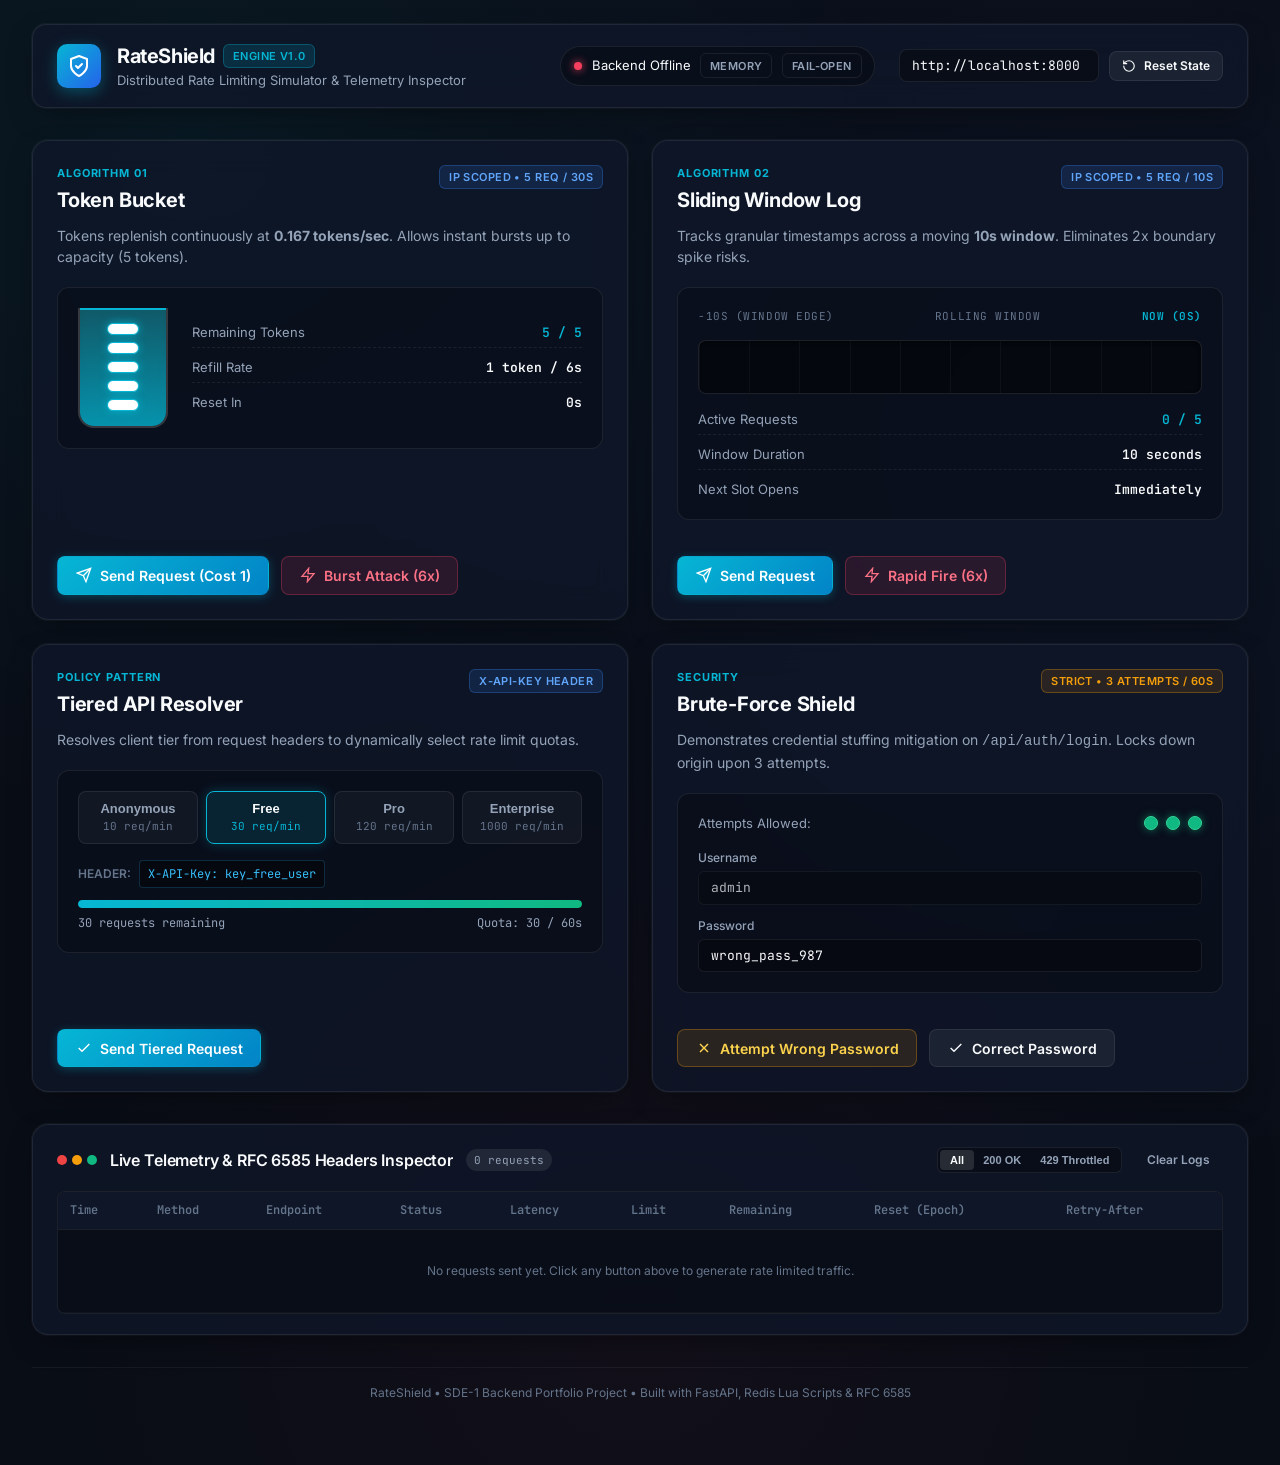
<file: frontend/index.html>
<!DOCTYPE html>
<html lang="en">
<head>
  <meta charset="UTF-8" />
  <meta name="viewport" content="width=device-width, initial-scale=1.0" />
  <title>RateShield | High-Performance Rate Limiter Visualizer</title>
  <meta name="description" content="Interactive visual dashboard demonstrating Token Bucket, Sliding Window, Redis Lua scripts, and RFC 6585 compliance in FastAPI." />
  
  <!-- Modern Typography -->
  <link rel="preconnect" href="https://fonts.googleapis.com" />
  <link rel="preconnect" href="https://fonts.gstatic.com" crossorigin />
  <link href="https://fonts.googleapis.com/css2?family=Inter:wght@300;400;500;600;700&family=JetBrains+Mono:wght@400;500;600&display=swap" rel="stylesheet" />
  
  <link rel="stylesheet" href="css/main.css" />
  <link rel="stylesheet" href="css/components.css" />
</head>
<body>
  <div class="app-container">
    
    <!-- Top Header -->
    <header class="top-nav">
      <div class="brand">
        <div class="brand-logo">
          <svg width="24" height="24" viewBox="0 0 24 24" fill="none" stroke="currentColor" stroke-width="2" stroke-linecap="round" stroke-linejoin="round">
            <path d="M12 22s8-4 8-10V5l-8-3-8 3v7c0 6 8 10 8 10z"/>
            <path d="m9 12 2 2 4-4"/>
          </svg>
        </div>
        <div>
          <h1 class="brand-title">RateShield <span class="badge badge-accent">Engine v1.0</span></h1>
          <p class="brand-subtitle">Distributed Rate Limiting Simulator & Telemetry Inspector</p>
        </div>
      </div>

      <div class="nav-controls">
        <div class="system-status" id="system-status">
          <span class="status-indicator status-connecting" id="health-indicator"></span>
          <span class="status-text" id="health-text">Connecting to backend...</span>
          <span class="badge badge-outline" id="storage-badge">Memory</span>
          <span class="badge badge-outline" id="failopen-badge">Fail-Open</span>
        </div>

        <div class="api-config">
          <input type="text" id="backend-url" value="http://localhost:8000" class="input-url" title="Backend API Base URL" />
          <button id="btn-reset-demo" class="btn btn-secondary btn-sm" title="Clear all rate limit state in backend">
            <svg width="14" height="14" viewBox="0 0 24 24" fill="none" stroke="currentColor" stroke-width="2" stroke-linecap="round" stroke-linejoin="round"><path d="M3 12a9 9 0 1 0 9-9 9.75 9.75 0 0 0-6.74 2.74L3 8"/><path d="M3 3v5h5"/></svg>
            Reset State
          </button>
        </div>
      </div>
    </header>

    <!-- Main Visualizer Grid -->
    <main class="dashboard-grid">

      <!-- Card 1: Token Bucket -->
      <section class="card visualizer-card" id="card-token-bucket">
        <div class="card-header">
          <div class="card-title-group">
            <span class="card-pill">Algorithm 01</span>
            <h2>Token Bucket</h2>
          </div>
          <span class="badge badge-info">IP Scoped • 5 req / 30s</span>
        </div>
        <p class="card-description">
          Tokens replenish continuously at <strong>0.167 tokens/sec</strong>. Allows instant bursts up to capacity (5 tokens).
        </p>

        <!-- Visual Representation -->
        <div class="bucket-visualizer-container">
          <div class="bucket-reservoir">
            <div class="bucket-liquid" id="tb-liquid" style="height: 100%;"></div>
            <div class="bucket-tokens-grid" id="tb-tokens-grid">
              <span class="token active"></span>
              <span class="token active"></span>
              <span class="token active"></span>
              <span class="token active"></span>
              <span class="token active"></span>
            </div>
            <div class="bucket-overlay-lock" id="tb-lock-overlay">
              <svg width="32" height="32" viewBox="0 0 24 24" fill="none" stroke="currentColor" stroke-width="2"><rect width="18" height="11" x="3" y="11" rx="2" ry="2"/><path d="M7 11V7a5 5 0 0 1 10 0v4"/></svg>
              <span class="lock-countdown" id="tb-lock-countdown">Throttled (0s)</span>
            </div>
          </div>

          <div class="bucket-stats">
            <div class="stat-item">
              <span class="stat-label">Remaining Tokens</span>
              <span class="stat-value text-accent" id="tb-remaining-val">5 / 5</span>
            </div>
            <div class="stat-item">
              <span class="stat-label">Refill Rate</span>
              <span class="stat-value">1 token / 6s</span>
            </div>
            <div class="stat-item">
              <span class="stat-label">Reset In</span>
              <span class="stat-value" id="tb-reset-val">0s</span>
            </div>
          </div>
        </div>

        <div class="card-actions">
          <button class="btn btn-primary" id="btn-tb-single">
            <svg width="16" height="16" viewBox="0 0 24 24" fill="none" stroke="currentColor" stroke-width="2"><line x1="22" y1="2" x2="11" y2="13"/><polygon points="22 2 15 22 11 13 2 9 22 2"/></svg>
            Send Request (Cost 1)
          </button>
          <button class="btn btn-danger-outline" id="btn-tb-burst" title="Send 6 simultaneous requests to exhaust capacity">
            <svg width="16" height="16" viewBox="0 0 24 24" fill="none" stroke="currentColor" stroke-width="2"><polygon points="13 2 3 14 12 14 11 22 21 10 12 10 13 2"/></svg>
            Burst Attack (6x)
          </button>
        </div>
      </section>

      <!-- Card 2: Sliding Window Log -->
      <section class="card visualizer-card" id="card-sliding-window">
        <div class="card-header">
          <div class="card-title-group">
            <span class="card-pill">Algorithm 02</span>
            <h2>Sliding Window Log</h2>
          </div>
          <span class="badge badge-info">IP Scoped • 5 req / 10s</span>
        </div>
        <p class="card-description">
          Tracks granular timestamps across a moving <strong>10s window</strong>. Eliminates 2x boundary spike risks.
        </p>

        <!-- Moving Timeline Visualizer -->
        <div class="sliding-window-container">
          <div class="timeline-header">
            <span class="timeline-bound">-10s (Window Edge)</span>
            <span class="timeline-center">Rolling Window</span>
            <span class="timeline-now">Now (0s)</span>
          </div>
          <div class="timeline-track" id="sw-timeline-track">
            <!-- Dynamic request dots injected here -->
            <div class="timeline-ruler"></div>
          </div>

          <div class="sliding-stats">
            <div class="stat-item">
              <span class="stat-label">Active Requests</span>
              <span class="stat-value text-accent" id="sw-active-count">0 / 5</span>
            </div>
            <div class="stat-item">
              <span class="stat-label">Window Duration</span>
              <span class="stat-value">10 seconds</span>
            </div>
            <div class="stat-item">
              <span class="stat-label">Next Slot Opens</span>
              <span class="stat-value" id="sw-next-slot">Immediately</span>
            </div>
          </div>
        </div>

        <div class="card-actions">
          <button class="btn btn-primary" id="btn-sw-single">
            <svg width="16" height="16" viewBox="0 0 24 24" fill="none" stroke="currentColor" stroke-width="2"><line x1="22" y1="2" x2="11" y2="13"/><polygon points="22 2 15 22 11 13 2 9 22 2"/></svg>
            Send Request
          </button>
          <button class="btn btn-danger-outline" id="btn-sw-burst" title="Send 6 simultaneous requests">
            <svg width="16" height="16" viewBox="0 0 24 24" fill="none" stroke="currentColor" stroke-width="2"><polygon points="13 2 3 14 12 14 11 22 21 10 12 10 13 2"/></svg>
            Rapid Fire (6x)
          </button>
        </div>
      </section>

      <!-- Card 3: Tiered API Key Playground -->
      <section class="card visualizer-card" id="card-tiered">
        <div class="card-header">
          <div class="card-title-group">
            <span class="card-pill">Policy Pattern</span>
            <h2>Tiered API Resolver</h2>
          </div>
          <span class="badge badge-info">X-API-Key Header</span>
        </div>
        <p class="card-description">
          Resolves client tier from request headers to dynamically select rate limit quotas.
        </p>

        <!-- Tier Selector Controls -->
        <div class="tier-selector-container">
          <div class="tier-pills" id="tier-pill-selector">
            <button class="tier-pill" data-tier="anonymous" data-key="" data-limit="10">
              <span class="tier-pill-title">Anonymous</span>
              <span class="tier-pill-quota">10 req/min</span>
            </button>
            <button class="tier-pill active" data-tier="free" data-key="key_free_user" data-limit="30">
              <span class="tier-pill-title">Free</span>
              <span class="tier-pill-quota">30 req/min</span>
            </button>
            <button class="tier-pill" data-tier="pro" data-key="key_pro_user" data-limit="120">
              <span class="tier-pill-title">Pro</span>
              <span class="tier-pill-quota">120 req/min</span>
            </button>
            <button class="tier-pill" data-tier="enterprise" data-key="key_enterprise_user" data-limit="1000">
              <span class="tier-pill-title">Enterprise</span>
              <span class="tier-pill-quota">1000 req/min</span>
            </button>
          </div>

          <div class="tier-status-display">
            <div class="tier-header-preview">
              <span class="code-label">Header:</span>
              <code class="code-snippet" id="active-header-preview">X-API-Key: key_free_user</code>
            </div>
            <div class="tier-progress-bar-container">
              <div class="tier-progress-track">
                <div class="tier-progress-fill" id="tier-progress-fill" style="width: 100%;"></div>
              </div>
              <div class="tier-quota-numbers">
                <span id="tier-remaining-text">30 requests remaining</span>
                <span id="tier-limit-text">Quota: 30 / 60s</span>
              </div>
            </div>
          </div>
        </div>

        <div class="card-actions">
          <button class="btn btn-primary" id="btn-tiered-single">
            <svg width="16" height="16" viewBox="0 0 24 24" fill="none" stroke="currentColor" stroke-width="2"><polyline points="20 6 9 17 4 12"/></svg>
            Send Tiered Request
          </button>
        </div>
      </section>

      <!-- Card 4: Brute-Force Auth Protection -->
      <section class="card visualizer-card" id="card-auth-login">
        <div class="card-header">
          <div class="card-title-group">
            <span class="card-pill">Security</span>
            <h2>Brute-Force Shield</h2>
          </div>
          <span class="badge badge-warning">Strict • 3 attempts / 60s</span>
        </div>
        <p class="card-description">
          Demonstrates credential stuffing mitigation on <code>/api/auth/login</code>. Locks down origin upon 3 attempts.
        </p>

        <!-- Mock Login Form -->
        <div class="auth-demo-container">
          <div class="auth-attempts-indicator">
            <span class="attempts-label">Attempts Allowed:</span>
            <div class="attempts-pips" id="auth-pips">
              <span class="pip active" id="auth-pip-1"></span>
              <span class="pip active" id="auth-pip-2"></span>
              <span class="pip active" id="auth-pip-3"></span>
            </div>
          </div>

          <form class="mock-login-form" id="mock-login-form" onsubmit="return false;">
            <div class="form-row">
              <label for="login-username">Username</label>
              <input type="text" id="login-username" value="admin" class="form-input" readonly />
            </div>
            <div class="form-row">
              <label for="login-password">Password</label>
              <input type="text" id="login-password" value="wrong_pass_987" class="form-input" />
            </div>
            <div class="auth-lock-banner" id="auth-lock-banner" style="display: none;">
              <svg width="16" height="16" viewBox="0 0 24 24" fill="none" stroke="currentColor" stroke-width="2"><circle cx="12" cy="12" r="10"/><line x1="12" y1="8" x2="12" y2="12"/><line x1="12" y1="16" x2="12.01" y2="16"/></svg>
              <span>Too Many Failed Attempts! Origin locked for <strong id="auth-lock-timer">60s</strong></span>
            </div>
          </form>
        </div>

        <div class="card-actions">
          <button class="btn btn-warning" id="btn-login-bad">
            <svg width="16" height="16" viewBox="0 0 24 24" fill="none" stroke="currentColor" stroke-width="2"><path d="M18 6 6 18"/><path d="m6 6 12 12"/></svg>
            Attempt Wrong Password
          </button>
          <button class="btn btn-secondary" id="btn-login-good">
            <svg width="16" height="16" viewBox="0 0 24 24" fill="none" stroke="currentColor" stroke-width="2"><polyline points="20 6 9 17 4 12"/></svg>
            Correct Password
          </button>
        </div>
      </section>

    </main>

    <!-- Bottom Section: Telemetry & RFC 6585 Headers Inspector -->
    <section class="card telemetry-card">
      <div class="telemetry-header">
        <div class="telemetry-title">
          <div class="terminal-dots">
            <span class="terminal-dot dot-red"></span>
            <span class="terminal-dot dot-yellow"></span>
            <span class="terminal-dot dot-green"></span>
          </div>
          <h3>Live Telemetry & RFC 6585 Headers Inspector</h3>
          <span class="telemetry-counter" id="telemetry-count">0 requests</span>
        </div>

        <div class="telemetry-actions">
          <div class="filter-group">
            <button class="filter-btn active" data-filter="all">All</button>
            <button class="filter-btn" data-filter="200">200 OK</button>
            <button class="filter-btn" data-filter="429">429 Throttled</button>
          </div>
          <button class="btn btn-ghost btn-sm" id="btn-clear-logs">Clear Logs</button>
        </div>
      </div>

      <!-- Telemetry Stream Table -->
      <div class="telemetry-table-wrapper">
        <table class="telemetry-table">
          <thead>
            <tr>
              <th>Time</th>
              <th>Method</th>
              <th>Endpoint</th>
              <th>Status</th>
              <th>Latency</th>
              <th>Limit</th>
              <th>Remaining</th>
              <th>Reset (Epoch)</th>
              <th>Retry-After</th>
            </tr>
          </thead>
          <tbody id="telemetry-tbody">
            <tr class="empty-row">
              <td colspan="9">No requests sent yet. Click any button above to generate rate limited traffic.</td>
            </tr>
          </tbody>
        </table>
      </div>
    </section>

    <!-- Footer -->
    <footer class="app-footer">
      <p>RateShield • SDE-1 Backend Portfolio Project • Built with FastAPI, Redis Lua Scripts & RFC 6585</p>
    </footer>

  </div>

  <script type="module" src="js/app.js"></script>
</body>
</html>
</file>
<file: frontend/css/main.css>
/* ==========================================================================
   RateShield Design System - Core Tokens & Global Layout
   ========================================================================== */

:root {
  /* Color Palette */
  --bg-primary: #090d16;
  --bg-secondary: #0f172a;
  --bg-card: rgba(15, 23, 42, 0.75);
  --bg-card-hover: rgba(30, 41, 59, 0.8);
  --bg-card-border: rgba(255, 255, 255, 0.08);
  --bg-card-border-hover: rgba(6, 182, 212, 0.35);

  --text-main: #f8fafc;
  --text-muted: #94a3b8;
  --text-dim: #64748b;

  --accent-cyan: #06b6d4;
  --accent-cyan-glow: rgba(6, 182, 212, 0.25);
  --accent-blue: #3b82f6;

  --status-success: #10b981;
  --status-success-bg: rgba(16, 185, 129, 0.12);
  --status-success-border: rgba(16, 185, 129, 0.3);

  --status-throttle: #f43f5e;
  --status-throttle-bg: rgba(244, 63, 94, 0.12);
  --status-throttle-border: rgba(244, 63, 94, 0.3);

  --status-warning: #f59e0b;
  --status-warning-bg: rgba(245, 158, 11, 0.12);
  --status-warning-border: rgba(245, 158, 11, 0.3);

  /* Typography */
  --font-sans: 'Inter', -apple-system, BlinkMacSystemFont, 'Segoe UI', Roboto, sans-serif;
  --font-mono: 'JetBrains Mono', monospace;

  /* Shadows & Glows */
  --shadow-sm: 0 1px 2px 0 rgba(0, 0, 0, 0.3);
  --shadow-card: 0 10px 30px -10px rgba(0, 0, 0, 0.5), 0 0 1px 1px rgba(255, 255, 255, 0.05);
  --shadow-glow: 0 0 25px -5px var(--accent-cyan-glow);
}

*, *::before, *::after {
  box-sizing: border-box;
  margin: 0;
  padding: 0;
}

body {
  font-family: var(--font-sans);
  background-color: var(--bg-primary);
  background-image: 
    radial-gradient(circle at 15% 10%, rgba(6, 182, 212, 0.07) 0%, transparent 40%),
    radial-gradient(circle at 85% 30%, rgba(59, 130, 246, 0.06) 0%, transparent 50%),
    radial-gradient(circle at 50% 90%, rgba(244, 63, 94, 0.04) 0%, transparent 40%);
  color: var(--text-main);
  line-height: 1.5;
  min-height: 100vh;
  -webkit-font-smoothing: antialiased;
}

.app-container {
  max-width: 1400px;
  margin: 0 auto;
  padding: 1.5rem 2rem 3rem 2rem;
  display: flex;
  flex-direction: column;
  gap: 2rem;
}

/* ==========================================================================
   Top Header & Navigation
   ========================================================================== */

.top-nav {
  display: flex;
  align-items: center;
  justify-content: space-between;
  padding: 1rem 1.5rem;
  background: var(--bg-card);
  backdrop-filter: blur(16px);
  -webkit-backdrop-filter: blur(16px);
  border: 1px solid var(--bg-card-border);
  border-radius: 14px;
  box-shadow: var(--shadow-card);
}

.brand {
  display: flex;
  align-items: center;
  gap: 1rem;
}

.brand-logo {
  width: 44px;
  height: 44px;
  border-radius: 10px;
  background: linear-gradient(135deg, #06b6d4, #2563eb);
  display: flex;
  align-items: center;
  justify-content: center;
  color: #fff;
  box-shadow: 0 4px 15px rgba(6, 182, 212, 0.35);
}

.brand-title {
  font-size: 1.25rem;
  font-weight: 700;
  letter-spacing: -0.02em;
  display: flex;
  align-items: center;
  gap: 0.5rem;
}

.brand-subtitle {
  font-size: 0.8125rem;
  color: var(--text-muted);
}

.nav-controls {
  display: flex;
  align-items: center;
  gap: 1.5rem;
}

.system-status {
  display: flex;
  align-items: center;
  gap: 0.6rem;
  font-size: 0.8125rem;
  background: rgba(0, 0, 0, 0.3);
  padding: 0.4rem 0.8rem;
  border-radius: 9999px;
  border: 1px solid var(--bg-card-border);
}

.status-indicator {
  width: 8px;
  height: 8px;
  border-radius: 50%;
  display: inline-block;
  transition: all 0.3s ease;
}

.status-online {
  background-color: var(--status-success);
  box-shadow: 0 0 8px var(--status-success);
}

.status-connecting {
  background-color: var(--status-warning);
  box-shadow: 0 0 8px var(--status-warning);
  animation: pulse-glow 1.5s infinite;
}

.status-offline {
  background-color: var(--status-throttle);
  box-shadow: 0 0 8px var(--status-throttle);
}

@keyframes pulse-glow {
  0%, 100% { opacity: 1; transform: scale(1); }
  50% { opacity: 0.4; transform: scale(0.9); }
}

.api-config {
  display: flex;
  align-items: center;
  gap: 0.6rem;
}

.input-url {
  background: rgba(0, 0, 0, 0.35);
  border: 1px solid var(--bg-card-border);
  color: var(--text-main);
  font-family: var(--font-mono);
  font-size: 0.8125rem;
  padding: 0.45rem 0.75rem;
  border-radius: 8px;
  width: 200px;
  transition: border-color 0.2s;
}

.input-url:focus {
  outline: none;
  border-color: var(--accent-cyan);
}

/* ==========================================================================
   Badges & Pills
   ========================================================================== */

.badge {
  font-size: 0.6875rem;
  font-weight: 600;
  text-transform: uppercase;
  letter-spacing: 0.04em;
  padding: 0.2rem 0.55rem;
  border-radius: 6px;
  display: inline-flex;
  align-items: center;
}

.badge-accent {
  background: rgba(6, 182, 212, 0.15);
  color: var(--accent-cyan);
  border: 1px solid rgba(6, 182, 212, 0.3);
}

.badge-outline {
  background: transparent;
  color: var(--text-muted);
  border: 1px solid var(--bg-card-border);
}

.badge-info {
  background: rgba(59, 130, 246, 0.15);
  color: #60a5fa;
  border: 1px solid rgba(59, 130, 246, 0.3);
}

.badge-warning {
  background: var(--status-warning-bg);
  color: var(--status-warning);
  border: 1px solid var(--status-warning-border);
}

.card-pill {
  font-size: 0.6875rem;
  font-weight: 700;
  color: var(--accent-cyan);
  text-transform: uppercase;
  letter-spacing: 0.08em;
  margin-bottom: 0.25rem;
  display: block;
}

/* ==========================================================================
   Buttons
   ========================================================================== */

.btn {
  font-family: var(--font-sans);
  font-size: 0.875rem;
  font-weight: 600;
  padding: 0.6rem 1.1rem;
  border-radius: 8px;
  cursor: pointer;
  display: inline-flex;
  align-items: center;
  justify-content: center;
  gap: 0.5rem;
  border: 1px solid transparent;
  transition: all 0.2s ease;
}

.btn-sm {
  font-size: 0.75rem;
  padding: 0.4rem 0.75rem;
}

.btn-primary {
  background: linear-gradient(135deg, #06b6d4 0%, #0284c7 100%);
  color: #fff;
  box-shadow: 0 2px 10px rgba(6, 182, 212, 0.3);
}

.btn-primary:hover {
  background: linear-gradient(135deg, #22d3ee 0%, #0369a1 100%);
  transform: translateY(-1px);
  box-shadow: 0 4px 14px rgba(6, 182, 212, 0.4);
}

.btn-primary:active {
  transform: translateY(0);
}

.btn-secondary {
  background: rgba(255, 255, 255, 0.06);
  color: var(--text-main);
  border: 1px solid var(--bg-card-border);
}

.btn-secondary:hover {
  background: rgba(255, 255, 255, 0.1);
  border-color: rgba(255, 255, 255, 0.15);
}

.btn-danger-outline {
  background: var(--status-throttle-bg);
  color: #fb7185;
  border: 1px solid var(--status-throttle-border);
}

.btn-danger-outline:hover {
  background: rgba(244, 63, 94, 0.25);
  border-color: #f43f5e;
}

.btn-warning {
  background: var(--status-warning-bg);
  color: #fcd34d;
  border: 1px solid var(--status-warning-border);
}

.btn-warning:hover {
  background: rgba(245, 158, 11, 0.25);
  border-color: var(--status-warning);
}

.btn-ghost {
  background: transparent;
  color: var(--text-muted);
}

.btn-ghost:hover {
  color: var(--text-main);
  background: rgba(255, 255, 255, 0.05);
}

.btn:disabled {
  opacity: 0.4;
  cursor: not-allowed;
  transform: none !important;
}

/* ==========================================================================
   Dashboard Grid & Card Foundation
   ========================================================================== */

.dashboard-grid {
  display: grid;
  grid-template-columns: repeat(2, 1fr);
  gap: 1.5rem;
}

@media (max-width: 1024px) {
  .dashboard-grid {
    grid-template-columns: 1fr;
  }
}

.card {
  background: var(--bg-card);
  backdrop-filter: blur(16px);
  -webkit-backdrop-filter: blur(16px);
  border: 1px solid var(--bg-card-border);
  border-radius: 16px;
  padding: 1.5rem;
  box-shadow: var(--shadow-card);
  transition: border-color 0.25s, box-shadow 0.25s;
  display: flex;
  flex-direction: column;
}

.card:hover {
  border-color: var(--bg-card-border-hover);
  box-shadow: var(--shadow-card), var(--shadow-glow);
}

.card-header {
  display: flex;
  align-items: flex-start;
  justify-content: space-between;
  margin-bottom: 0.6rem;
}

.card-header h2 {
  font-size: 1.25rem;
  font-weight: 700;
  letter-spacing: -0.01em;
}

.card-description {
  font-size: 0.875rem;
  color: var(--text-muted);
  margin-bottom: 1.25rem;
}

.card-actions {
  display: flex;
  gap: 0.75rem;
  margin-top: auto;
  padding-top: 1rem;
}

/* Footer */
.app-footer {
  text-align: center;
  font-size: 0.75rem;
  color: var(--text-dim);
  padding: 1rem 0;
  border-top: 1px solid rgba(255, 255, 255, 0.05);
}
</file>
<file: frontend/css/components.css>
/* ==========================================================================
   RateShield Components CSS
   Interactive Visualizers, Timelines, Gauges & Telemetry Inspector
   ========================================================================== */

/* --------------------------------------------------------------------------
   1. Token Bucket Visualizer
   -------------------------------------------------------------------------- */

.bucket-visualizer-container {
  display: flex;
  gap: 1.5rem;
  align-items: center;
  background: rgba(0, 0, 0, 0.25);
  border: 1px solid var(--bg-card-border);
  border-radius: 12px;
  padding: 1.25rem;
  margin-bottom: 1.25rem;
}

.bucket-reservoir {
  width: 90px;
  height: 120px;
  border: 2px solid rgba(255, 255, 255, 0.2);
  border-top: none;
  border-radius: 0 0 16px 16px;
  position: relative;
  background: rgba(0, 0, 0, 0.4);
  overflow: hidden;
  box-shadow: inset 0 -4px 10px rgba(0, 0, 0, 0.5);
  flex-shrink: 0;
}

.bucket-liquid {
  position: absolute;
  bottom: 0;
  left: 0;
  right: 0;
  background: linear-gradient(180deg, rgba(34, 211, 238, 0.4) 0%, rgba(6, 182, 212, 0.8) 100%);
  border-top: 2px solid var(--accent-cyan);
  transition: height 0.3s cubic-bezier(0.4, 0, 0.2, 1);
  box-shadow: 0 0 15px rgba(6, 182, 212, 0.5);
}

.bucket-tokens-grid {
  position: absolute;
  inset: 0;
  display: flex;
  flex-direction: column-reverse;
  justify-content: space-evenly;
  align-items: center;
  padding: 8px 0;
  z-index: 2;
}

.token {
  width: 32px;
  height: 12px;
  background: rgba(255, 255, 255, 0.15);
  border: 1px solid rgba(255, 255, 255, 0.3);
  border-radius: 6px;
  transition: all 0.25s ease;
}

.token.active {
  background: #ffffff;
  border-color: var(--accent-cyan);
  box-shadow: 0 0 8px rgba(6, 182, 212, 0.8);
}

.bucket-overlay-lock {
  position: absolute;
  inset: 0;
  background: rgba(244, 63, 94, 0.9);
  display: none;
  flex-direction: column;
  align-items: center;
  justify-content: center;
  color: #fff;
  z-index: 5;
  backdrop-filter: blur(4px);
  text-align: center;
  padding: 6px;
  animation: fadeIn 0.2s ease;
}

.bucket-overlay-lock.active {
  display: flex;
}

.lock-countdown {
  font-family: var(--font-mono);
  font-size: 0.6875rem;
  font-weight: 600;
  margin-top: 4px;
}

.bucket-stats {
  display: flex;
  flex-direction: column;
  gap: 0.6rem;
  flex-grow: 1;
}

.stat-item {
  display: flex;
  justify-content: space-between;
  align-items: center;
  font-size: 0.8125rem;
  border-bottom: 1px dashed rgba(255, 255, 255, 0.07);
  padding-bottom: 0.3rem;
}

.stat-item:last-child {
  border-bottom: none;
  padding-bottom: 0;
}

.stat-label {
  color: var(--text-muted);
}

.stat-value {
  font-family: var(--font-mono);
  font-weight: 600;
  color: var(--text-main);
}

.text-accent {
  color: var(--accent-cyan) !important;
}

/* --------------------------------------------------------------------------
   2. Sliding Window Log Visualizer
   -------------------------------------------------------------------------- */

.sliding-window-container {
  background: rgba(0, 0, 0, 0.25);
  border: 1px solid var(--bg-card-border);
  border-radius: 12px;
  padding: 1.25rem;
  margin-bottom: 1.25rem;
  display: flex;
  flex-direction: column;
  gap: 1rem;
}

.timeline-header {
  display: flex;
  justify-content: space-between;
  font-size: 0.6875rem;
  font-family: var(--font-mono);
  color: var(--text-dim);
  text-transform: uppercase;
  letter-spacing: 0.05em;
}

.timeline-now {
  color: var(--accent-cyan);
  font-weight: 600;
}

.timeline-track {
  height: 54px;
  background: rgba(0, 0, 0, 0.45);
  border: 1px solid rgba(255, 255, 255, 0.1);
  border-radius: 8px;
  position: relative;
  overflow: hidden;
  display: flex;
  align-items: center;
  box-shadow: inset 0 2px 6px rgba(0, 0, 0, 0.5);
}

.timeline-ruler {
  position: absolute;
  inset: 0;
  background-image: repeating-linear-gradient(
    90deg,
    rgba(255, 255, 255, 0.04) 0px,
    rgba(255, 255, 255, 0.04) 1px,
    transparent 1px,
    transparent 10%
  );
  pointer-events: none;
}

.req-pip {
  position: absolute;
  width: 14px;
  height: 28px;
  background: linear-gradient(180deg, #38bdf8 0%, #0284c7 100%);
  border: 1px solid #7dd3fc;
  border-radius: 4px;
  box-shadow: 0 0 10px rgba(56, 189, 248, 0.7);
  transform: translateX(-50%);
  transition: opacity 0.3s ease;
}

.req-pip.evicting {
  opacity: 0.15;
  filter: grayscale(1);
}

.sliding-stats {
  display: flex;
  flex-direction: column;
  gap: 0.6rem;
}

/* --------------------------------------------------------------------------
   3. Tiered Selector & Quota Progress
   -------------------------------------------------------------------------- */

.tier-selector-container {
  display: flex;
  flex-direction: column;
  gap: 1rem;
  background: rgba(0, 0, 0, 0.25);
  border: 1px solid var(--bg-card-border);
  border-radius: 12px;
  padding: 1.25rem;
  margin-bottom: 1.25rem;
}

.tier-pills {
  display: grid;
  grid-template-columns: repeat(4, 1fr);
  gap: 0.5rem;
}

.tier-pill {
  background: rgba(255, 255, 255, 0.04);
  border: 1px solid var(--bg-card-border);
  border-radius: 8px;
  padding: 0.6rem 0.4rem;
  color: var(--text-muted);
  cursor: pointer;
  display: flex;
  flex-direction: column;
  align-items: center;
  gap: 0.2rem;
  transition: all 0.2s ease;
}

.tier-pill:hover {
  background: rgba(255, 255, 255, 0.08);
  border-color: rgba(255, 255, 255, 0.2);
}

.tier-pill.active {
  background: rgba(6, 182, 212, 0.12);
  border-color: var(--accent-cyan);
  color: var(--text-main);
  box-shadow: 0 0 12px rgba(6, 182, 212, 0.25);
}

.tier-pill-title {
  font-weight: 600;
  font-size: 0.8125rem;
}

.tier-pill-quota {
  font-size: 0.6875rem;
  color: var(--text-dim);
  font-family: var(--font-mono);
}

.tier-pill.active .tier-pill-quota {
  color: var(--accent-cyan);
}

.tier-header-preview {
  display: flex;
  align-items: center;
  gap: 0.5rem;
  margin-bottom: 0.75rem;
}

.code-label {
  font-size: 0.75rem;
  color: var(--text-dim);
  text-transform: uppercase;
  font-weight: 600;
}

.code-snippet {
  font-family: var(--font-mono);
  font-size: 0.75rem;
  background: rgba(0, 0, 0, 0.4);
  padding: 0.25rem 0.5rem;
  border-radius: 4px;
  color: #38bdf8;
  border: 1px solid rgba(56, 189, 248, 0.2);
}

.tier-progress-track {
  height: 8px;
  background: rgba(255, 255, 255, 0.08);
  border-radius: 9999px;
  overflow: hidden;
  margin-bottom: 0.4rem;
}

.tier-progress-fill {
  height: 100%;
  background: linear-gradient(90deg, #06b6d4, #10b981);
  border-radius: 9999px;
  transition: width 0.3s ease;
}

.tier-quota-numbers {
  display: flex;
  justify-content: space-between;
  font-size: 0.75rem;
  font-family: var(--font-mono);
  color: var(--text-muted);
}

/* --------------------------------------------------------------------------
   4. Brute-Force Auth Protection
   -------------------------------------------------------------------------- */

.auth-demo-container {
  background: rgba(0, 0, 0, 0.25);
  border: 1px solid var(--bg-card-border);
  border-radius: 12px;
  padding: 1.25rem;
  margin-bottom: 1.25rem;
  display: flex;
  flex-direction: column;
  gap: 1rem;
}

.auth-attempts-indicator {
  display: flex;
  align-items: center;
  justify-content: space-between;
  font-size: 0.8125rem;
}

.attempts-label {
  color: var(--text-muted);
}

.attempts-pips {
  display: flex;
  gap: 0.5rem;
}

.pip {
  width: 14px;
  height: 14px;
  border-radius: 50%;
  background: rgba(255, 255, 255, 0.1);
  border: 1px solid rgba(255, 255, 255, 0.2);
  transition: all 0.25s ease;
}

.pip.active {
  background: #10b981;
  border-color: #34d399;
  box-shadow: 0 0 8px rgba(16, 185, 129, 0.6);
}

.pip.exhausted {
  background: #f43f5e;
  border-color: #fb7185;
  box-shadow: 0 0 8px rgba(244, 63, 94, 0.6);
}

.mock-login-form {
  display: flex;
  flex-direction: column;
  gap: 0.75rem;
}

.form-row {
  display: flex;
  flex-direction: column;
  gap: 0.25rem;
}

.form-row label {
  font-size: 0.75rem;
  color: var(--text-muted);
  font-weight: 500;
}

.form-input {
  background: rgba(0, 0, 0, 0.35);
  border: 1px solid var(--bg-card-border);
  color: var(--text-main);
  font-family: var(--font-mono);
  font-size: 0.8125rem;
  padding: 0.45rem 0.75rem;
  border-radius: 6px;
}

.form-input[readonly] {
  opacity: 0.7;
  cursor: default;
}

.auth-lock-banner {
  background: var(--status-throttle-bg);
  border: 1px solid var(--status-throttle-border);
  color: #fb7185;
  font-size: 0.75rem;
  padding: 0.5rem 0.75rem;
  border-radius: 6px;
  display: flex;
  align-items: center;
  gap: 0.5rem;
  animation: shake 0.4s ease;
}

/* --------------------------------------------------------------------------
   5. Telemetry & RFC 6585 Headers Inspector
   -------------------------------------------------------------------------- */

.telemetry-card {
  grid-column: 1 / -1;
  padding: 1.25rem 1.5rem;
}

.telemetry-header {
  display: flex;
  align-items: center;
  justify-content: space-between;
  margin-bottom: 1rem;
}

.telemetry-title {
  display: flex;
  align-items: center;
  gap: 0.8rem;
}

.terminal-dots {
  display: flex;
  gap: 5px;
}

.terminal-dot {
  width: 10px;
  height: 10px;
  border-radius: 50%;
}

.dot-red { background: #ef4444; }
.dot-yellow { background: #f59e0b; }
.dot-green { background: #10b981; }

.telemetry-title h3 {
  font-size: 1rem;
  font-weight: 600;
  letter-spacing: -0.01em;
}

.telemetry-counter {
  font-family: var(--font-mono);
  font-size: 0.6875rem;
  background: rgba(255, 255, 255, 0.08);
  padding: 0.15rem 0.5rem;
  border-radius: 9999px;
  color: var(--text-muted);
}

.telemetry-actions {
  display: flex;
  align-items: center;
  gap: 0.75rem;
}

.filter-group {
  display: flex;
  background: rgba(0, 0, 0, 0.3);
  border: 1px solid var(--bg-card-border);
  border-radius: 6px;
  padding: 2px;
}

.filter-btn {
  background: transparent;
  border: none;
  color: var(--text-muted);
  font-size: 0.6875rem;
  font-weight: 600;
  padding: 0.25rem 0.6rem;
  border-radius: 4px;
  cursor: pointer;
  transition: all 0.2s ease;
}

.filter-btn.active {
  background: rgba(255, 255, 255, 0.12);
  color: var(--text-main);
}

.telemetry-table-wrapper {
  max-height: 260px;
  overflow-y: auto;
  border: 1px solid var(--bg-card-border);
  border-radius: 8px;
  background: rgba(0, 0, 0, 0.35);
}

.telemetry-table {
  width: 100%;
  border-collapse: collapse;
  font-family: var(--font-mono);
  font-size: 0.75rem;
  text-align: left;
}

.telemetry-table th {
  background: rgba(15, 23, 42, 0.95);
  color: var(--text-dim);
  font-weight: 600;
  padding: 0.6rem 0.75rem;
  position: sticky;
  top: 0;
  z-index: 1;
  border-bottom: 1px solid var(--bg-card-border);
  white-space: nowrap;
}

.telemetry-table td {
  padding: 0.55rem 0.75rem;
  border-bottom: 1px solid rgba(255, 255, 255, 0.03);
  white-space: nowrap;
}

.telemetry-table tr:hover td {
  background: rgba(255, 255, 255, 0.02);
}

.empty-row td {
  text-align: center;
  color: var(--text-dim);
  padding: 2rem;
  font-family: var(--font-sans);
}

.status-badge {
  font-weight: 600;
  padding: 0.15rem 0.45rem;
  border-radius: 4px;
  display: inline-block;
}

.status-200 {
  background: var(--status-success-bg);
  color: #34d399;
  border: 1px solid var(--status-success-border);
}

.status-429 {
  background: var(--status-throttle-bg);
  color: #fb7185;
  border: 1px solid var(--status-throttle-border);
}

/* Animations */
@keyframes shake {
  0%, 100% { transform: translateX(0); }
  20%, 60% { transform: translateX(-6px); }
  40%, 80% { transform: translateX(6px); }
}

.shake {
  animation: shake 0.4s ease;
}

@keyframes pulseSuccess {
  0% { box-shadow: 0 0 0 0 rgba(16, 185, 129, 0.6); }
  70% { box-shadow: 0 0 0 10px rgba(16, 185, 129, 0); }
  100% { box-shadow: 0 0 0 0 rgba(16, 185, 129, 0); }
}

.pulse-success {
  animation: pulseSuccess 0.5s ease;
}
</file>
